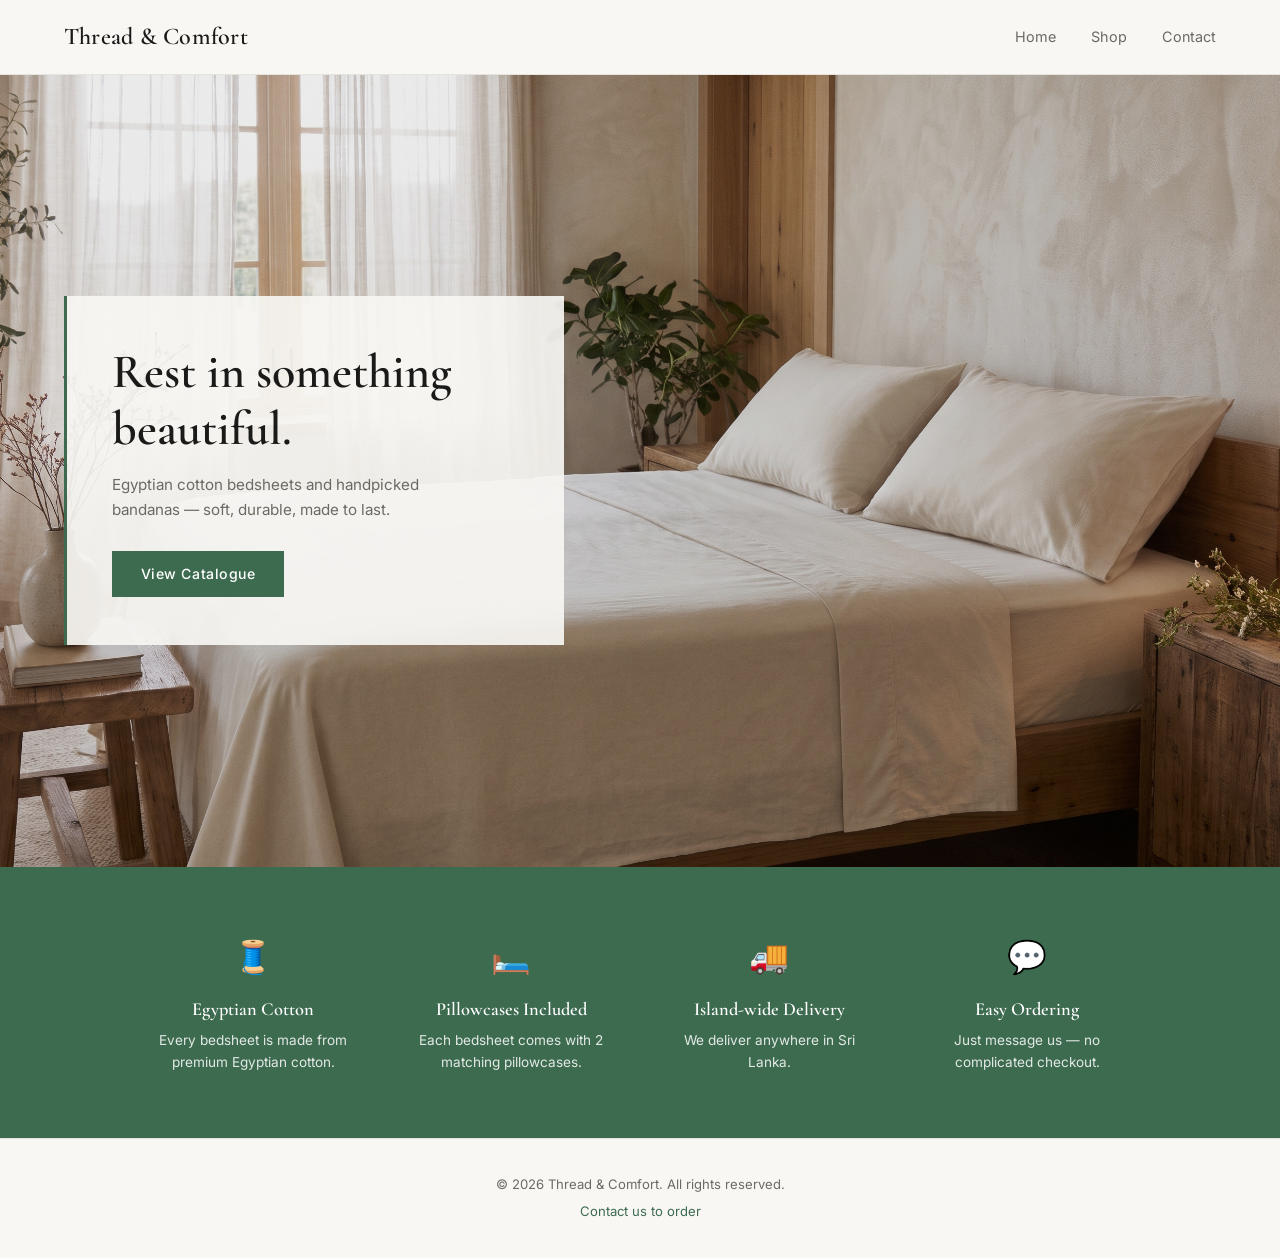
<file: index.html>
<!DOCTYPE html>
<html lang="en">
<head>
  <meta charset="UTF-8" />
  <meta name="viewport" content="width=device-width, initial-scale=1.0" />
  <title>Thread & Comfort — Bedsheets & Bandanas</title>
  <link rel="stylesheet" href="css/style.css" />
  <link href="https://fonts.googleapis.com/css2?family=Cormorant+Garamond:wght@400;600&family=Inter:wght@400;500&display=swap" rel="stylesheet" />
</head>
<body>

  <nav class="navbar">
    <a href="index.html" class="logo">Thread & Comfort</a>
    <ul class="nav-links" id="navLinks">
      <li><a href="index.html">Home</a></li>
      <li><a href="shop.html">Shop</a></li>
      <li><a href="contact.html">Contact</a></li>
    </ul>
    <button class="menu-toggle" id="menuToggle">&#9776;</button>
  </nav>

  <section class="hero">
    <div class="hero-content">
      <h1>Rest in something beautiful.</h1>
      <p>Egyptian cotton bedsheets and handpicked bandanas — soft, durable, made to last.</p>
      <a href="shop.html" class="btn">View Catalogue</a>
    </div>
  </section>

  <section class="why-us">
    <div class="why-grid">
      <div class="why-item">
        <span class="why-icon">🧵</span>
        <h4>Egyptian Cotton</h4>
        <p>Every bedsheet is made from premium Egyptian cotton.</p>
      </div>
      <div class="why-item">
        <span class="why-icon">🛏️</span>
        <h4>Pillowcases Included</h4>
        <p>Each bedsheet comes with 2 matching pillowcases.</p>
      </div>
      <div class="why-item">
        <span class="why-icon">🚚</span>
        <h4>Island-wide Delivery</h4>
        <p>We deliver anywhere in Sri Lanka.</p>
      </div>
      <div class="why-item">
        <span class="why-icon">💬</span>
        <h4>Easy Ordering</h4>
        <p>Just message us — no complicated checkout.</p>
      </div>
    </div>
  </section>

  <footer>
    <p>© 2026 Thread & Comfort. All rights reserved.</p>
    <p><a href="contact.html">Contact us to order</a></p>
  </footer>

  <script src="js/main.js"></script>
</body>
</html>
</file>
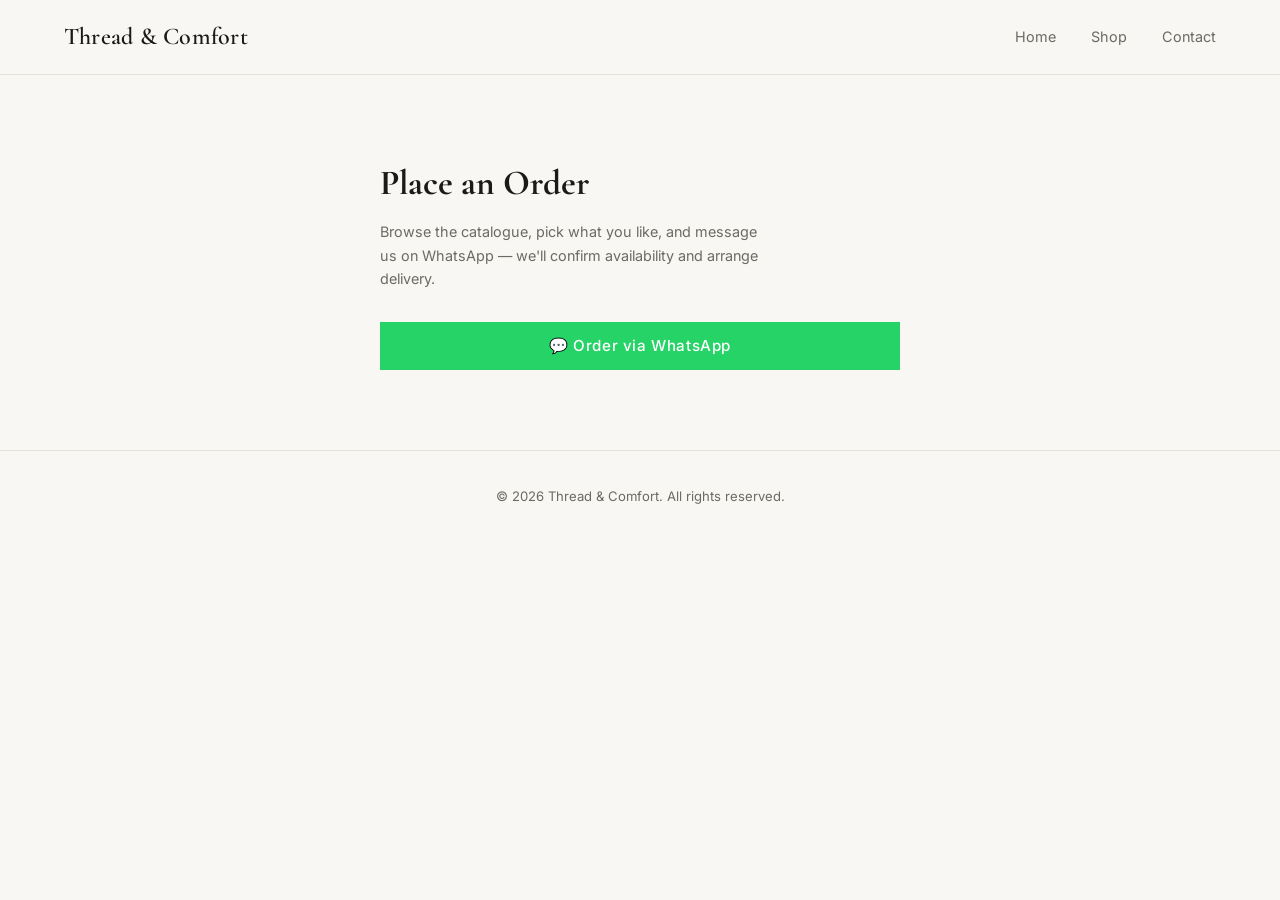
<file: contact.html>
<!DOCTYPE html>
<html lang="en">
<head>
  <meta charset="UTF-8" />
  <meta name="viewport" content="width=device-width, initial-scale=1.0" />
  <title>Contact — Thread & Comfort</title>
  <link rel="stylesheet" href="css/style.css" />
  <link href="https://fonts.googleapis.com/css2?family=Cormorant+Garamond:wght@400;600&family=Inter:wght@400;500&display=swap" rel="stylesheet" />
</head>
<body>

  <nav class="navbar">
    <a href="index.html" class="logo">Thread & Comfort</a>
    <ul class="nav-links" id="navLinks">
      <li><a href="index.html">Home</a></li>
      <li><a href="shop.html">Shop</a></li>
      <li><a href="contact.html">Contact</a></li>
    </ul>
    <button class="menu-toggle" id="menuToggle">&#9776;</button>
  </nav>

  <main class="contact-page">
    <div class="contact-wrap">
      <h1>Place an Order</h1>
      <p class="contact-sub">Browse the catalogue, pick what you like, and message us on WhatsApp — we'll confirm availability and arrange delivery.</p>

      <!-- Shown only when arriving from a product's "Inquire" button -->
      <div class="inquiry-item" id="inquiryItem" style="display:none;">
        You're inquiring about: <strong id="inquiryItemName"></strong>
      </div>

      <a href="#" id="whatsappBtn" class="btn whatsapp-btn" target="_blank" rel="noopener">
        💬 Order via WhatsApp
      </a>
    </div>
  </main>

  <footer>
    <p>© 2026 Thread & Comfort. All rights reserved.</p>
  </footer>

  <script src="js/main.js"></script>
</body>
</html>
</file>
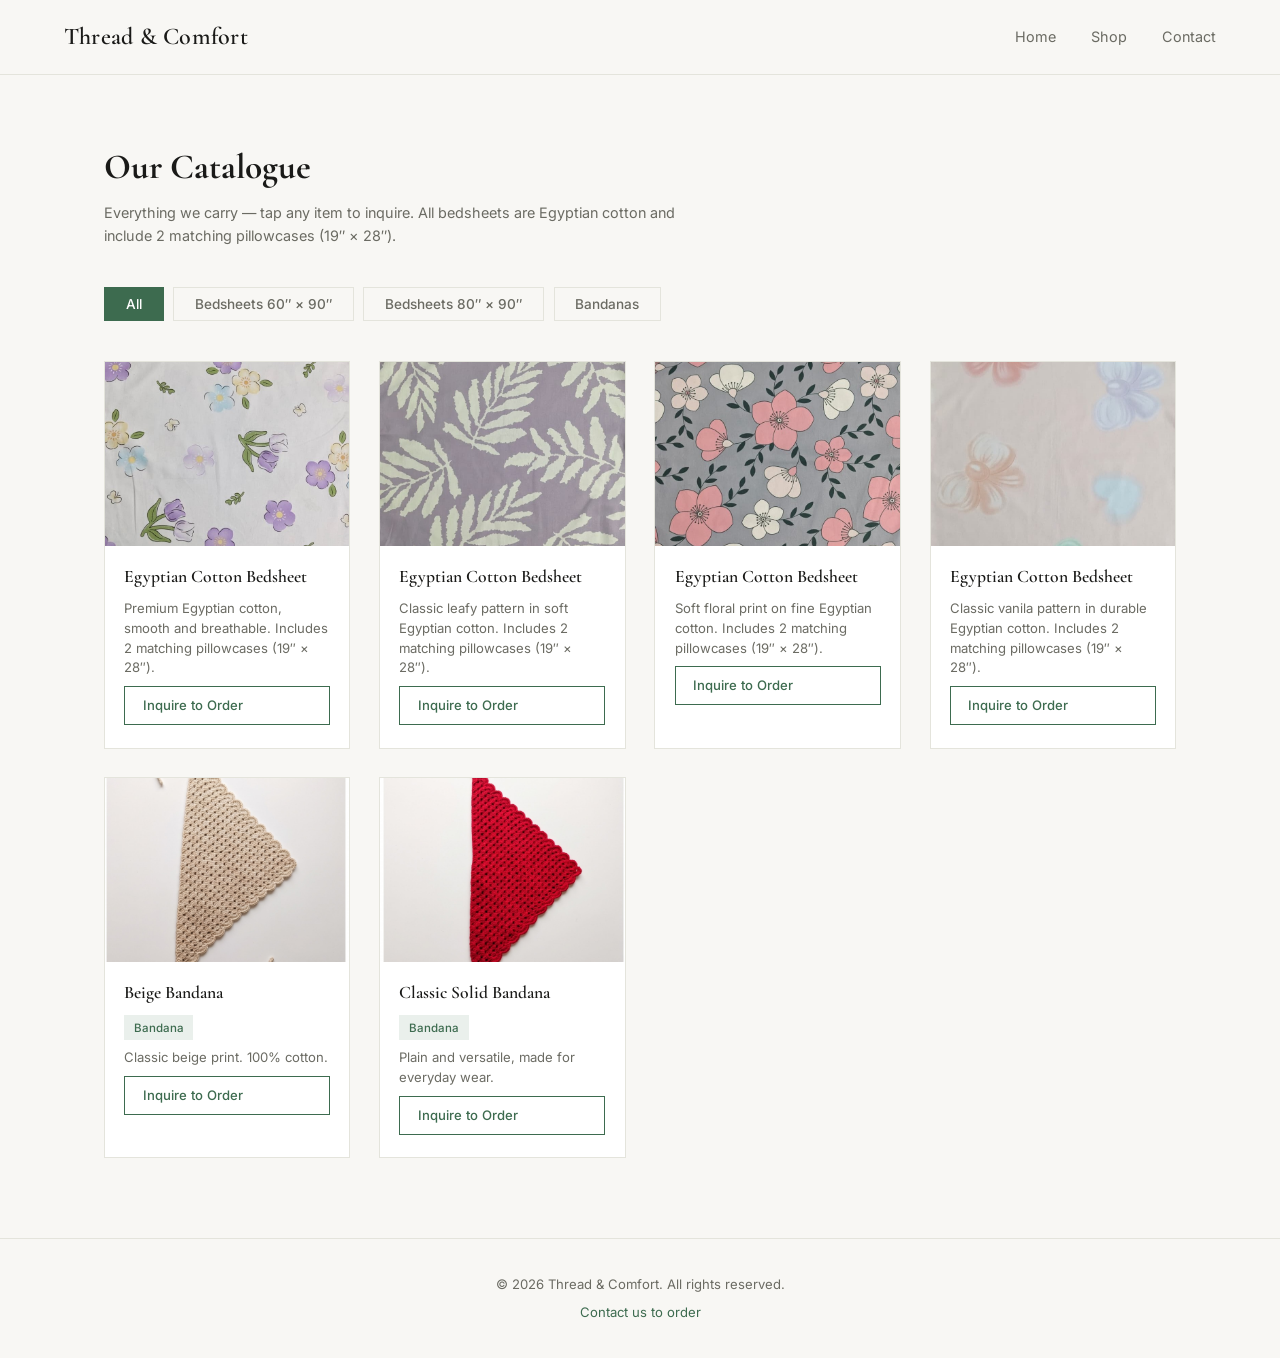
<file: shop.html>
<!DOCTYPE html>
<html lang="en">
<head>
  <meta charset="UTF-8" />
  <meta name="viewport" content="width=device-width, initial-scale=1.0" />
  <title>Shop — Thread & Comfort</title>
  <link rel="stylesheet" href="css/style.css" />
  <link href="https://fonts.googleapis.com/css2?family=Cormorant+Garamond:wght@400;600&family=Inter:wght@400;500&display=swap" rel="stylesheet" />
</head>
<body>

  <nav class="navbar">
    <a href="index.html" class="logo">Thread & Comfort</a>
    <ul class="nav-links" id="navLinks">
      <li><a href="index.html">Home</a></li>
      <li><a href="shop.html">Shop</a></li>
      <li><a href="contact.html">Contact</a></li>
    </ul>
    <button class="menu-toggle" id="menuToggle">&#9776;</button>
  </nav>

  <main class="shop-page">

    <div class="shop-header">
      <h1>Our Catalogue</h1>
      <p>Everything we carry — tap any item to inquire. All bedsheets are Egyptian cotton and include 2 matching pillowcases (19&Prime; × 28&Prime;).</p>
    </div>

    <!-- Filter Bar -->
    <div class="filter-bar">
      <button class="filter-btn active" data-filter="all">All</button>
      <button class="filter-btn" data-filter="sheet-60x90">Bedsheets 60&Prime; × 90&Prime;</button>
      <button class="filter-btn" data-filter="sheet-80x90">Bedsheets 80&Prime; × 90&Prime;</button>
      <button class="filter-btn" data-filter="bandana">Bandanas</button>
    </div>

    <div class="product-grid shop-grid" id="shopGrid">

      <!-- ── BEDSHEETS 60″ × 90″ ── -->
      <div class="product-card" data-category="sheet-60x90 sheet-80x90">
        <div class="card-img-wrap">
          <img src="images/sheet-1.jpeg" alt="Plain Egyptian Cotton Bedsheet" loading="lazy" />
        </div>
        <div class="card-body">
          <h3>Egyptian Cotton Bedsheet</h3>
          <p class="product-desc">Premium Egyptian cotton, smooth and breathable. Includes 2 matching pillowcases (19&Prime; × 28&Prime;).</p>
          <a href="contact.html?item=Plain+Egyptian+Cotton+Bedsheet+(60x90)" class="btn-outline">Inquire to Order</a>
        </div>
      </div>

      <div class="product-card" data-category="sheet-60x90 sheet-80x90">
        <div class="card-img-wrap">
          <img src="images/sheet-2.jpeg" alt="Striped Egyptian Cotton Bedsheet" loading="lazy" />
        </div>
        <div class="card-body">
          <h3>Egyptian Cotton Bedsheet</h3>
          <p class="product-desc">Classic leafy pattern in soft Egyptian cotton. Includes 2 matching pillowcases (19&Prime; × 28&Prime;).</p>
          <a href="contact.html?item=Striped+Egyptian+Cotton+Bedsheet+(60x90)" class="btn-outline">Inquire to Order</a>
        </div>
      </div>

      <!-- ── BEDSHEETS 80″ × 90″ ── -->
      <div class="product-card" data-category="sheet-60x90 sheet-80x90">
        <div class="card-img-wrap">
          <img src="images/sheet-3.jpeg" alt="Floral Egyptian Cotton Bedsheet" loading="lazy" />
        </div>
        <div class="card-body">
          <h3>Egyptian Cotton Bedsheet</h3>
          <p class="product-desc">Soft floral print on fine Egyptian cotton. Includes 2 matching pillowcases (19&Prime; × 28&Prime;).</p>
          <a href="contact.html?item=Floral+Egyptian+Cotton+Bedsheet+(80x90)" class="btn-outline">Inquire to Order</a>
        </div>
      </div>

      <div class="product-card" data-category="sheet-60x90 sheet-80x90">
        <div class="card-img-wrap">
          <img src="images/sheet-4.jpeg" alt="Striped Egyptian Cotton Bedsheet" loading="lazy" />
        </div>
        <div class="card-body">
          <h3>Egyptian Cotton Bedsheet</h3>
          <p class="product-desc">Classic vanila pattern in durable Egyptian cotton. Includes 2 matching pillowcases (19&Prime; × 28&Prime;).</p>
          <a href="contact.html?item=Striped+Egyptian+Cotton+Bedsheet+(80x90)" class="btn-outline">Inquire to Order</a>
        </div>
      </div>

      <!-- ── BANDANAS ── -->
      <div class="product-card" data-category="bandana">
        <div class="card-img-wrap">
          <img src="images/beige_bandana.jpg" alt="Beige Bandana" loading="lazy" />
        </div>
        <div class="card-body">
          <h3>Beige Bandana</h3>
          <span class="tag">Bandana</span>
          <p class="product-desc">Classic beige print. 100% cotton.</p>
          <a href="contact.html?item=Paisley+Bandana" class="btn-outline">Inquire to Order</a>
        </div>
      </div>

      <div class="product-card" data-category="bandana">
        <div class="card-img-wrap">
          <img src="images/red_bandana.jpg" alt="Classic Solid Bandana" loading="lazy" />
        </div>
        <div class="card-body">
          <h3>Classic Solid Bandana</h3>
          <span class="tag">Bandana</span>
          <p class="product-desc">Plain and versatile, made for everyday wear.</p>
          <a href="contact.html?item=Classic+Solid+Bandana" class="btn-outline">Inquire to Order</a>
        </div>
      </div>

    </div>

    <div class="empty-state" id="emptyState" style="display:none;">
      <p>No items in this category yet.</p>
    </div>

  </main>

  <footer>
    <p>© 2026 Thread & Comfort. All rights reserved.</p>
    <p><a href="contact.html">Contact us to order</a></p>
  </footer>

  <script src="js/main.js"></script>
</body>
</html>
</file>
<file: css/style.css>
/* ── Reset ── */
*, *::before, *::after { box-sizing: border-box; margin: 0; padding: 0; }

:root {
  --bg:       #F8F7F4;
  --text:     #1A1A18;
  --accent:   #3D6B4F;
  --accent-h: #2f5540;
  --muted:    #6B6B63;
  --card-bg:  #FFFFFF;
  --border:   #E4E4DC;
  --tag-bg:   #EAF0EC;
}

html { scroll-behavior: smooth; }

body {
  font-family: 'Inter', sans-serif;
  background: var(--bg);
  color: var(--text);
  line-height: 1.6;
}

/* ── Navbar ── */
.navbar {
  display: flex;
  align-items: center;
  justify-content: space-between;
  padding: 1.1rem 5%;
  border-bottom: 1px solid var(--border);
  background: var(--bg);
  position: sticky;
  top: 0;
  z-index: 100;
  backdrop-filter: blur(8px);
}

.logo {
  font-family: 'Cormorant Garamond', serif;
  font-size: 1.5rem;
  font-weight: 600;
  color: var(--text);
  text-decoration: none;
  letter-spacing: 0.01em;
}

.nav-links {
  list-style: none;
  display: flex;
  gap: 2.2rem;
}

.nav-links a {
  text-decoration: none;
  color: var(--muted);
  font-size: 0.9rem;
  position: relative;
  transition: color 0.2s;
}

.nav-links a::after {
  content: '';
  position: absolute;
  left: 0; bottom: -3px;
  width: 0; height: 1.5px;
  background: var(--accent);
  transition: width 0.25s ease;
}

.nav-links a:hover { color: var(--text); }
.nav-links a:hover::after { width: 100%; }

.menu-toggle {
  display: none;
  background: none;
  border: none;
  font-size: 1.4rem;
  cursor: pointer;
  color: var(--text);
}

/* ── Hero ── */
.hero {
  min-height: 88vh;
  background: linear-gradient(rgba(0, 0, 0, 0.08), rgba(0, 0, 0, 0.12)), url('../images/hero-bed.jpg') center/cover no-repeat;
  display: flex;
  align-items: center;
  padding: 0 5%;
}

.hero-content {
  max-width: 500px;
  background: rgba(248, 247, 244, 0.92);
  padding: 3rem 2.8rem;
  border-left: 3px solid var(--accent);
}

.hero-content h1 {
  font-family: 'Cormorant Garamond', serif;
  font-size: clamp(2rem, 4.5vw, 3rem);
  font-weight: 600;
  line-height: 1.2;
  margin-bottom: 0.9rem;
}

.hero-content p {
  color: var(--muted);
  font-size: 0.95rem;
  margin-bottom: 1.8rem;
  max-width: 36ch;
}

/* ── Buttons ── */
.btn {
  display: inline-block;
  background: var(--accent);
  color: #fff;
  padding: 0.75rem 1.8rem;
  text-decoration: none;
  font-size: 0.88rem;
  font-weight: 500;
  letter-spacing: 0.04em;
  transition: background 0.2s, transform 0.15s;
}
.btn:hover {
  background: var(--accent-h);
  transform: translateY(-1px);
}

.btn-outline {
  display: inline-block;
  border: 1.5px solid var(--accent);
  color: var(--accent);
  padding: 0.5rem 1.1rem;
  text-decoration: none;
  font-size: 0.82rem;
  font-weight: 500;
  transition: background 0.2s, color 0.2s, transform 0.15s;
}
.btn-outline:hover {
  background: var(--accent);
  color: #fff;
  transform: translateY(-1px);
}

/* ── Product Grid ── */
.product-grid {
  display: grid;
  grid-template-columns: repeat(auto-fill, minmax(230px, 1fr));
  gap: 1.8rem;
}

.product-card {
  background: var(--card-bg);
  border: 1px solid var(--border);
  display: flex;
  flex-direction: column;
  transition: transform 0.25s ease, box-shadow 0.25s ease, opacity 0.25s ease;
}

.product-card:hover {
  transform: translateY(-4px);
  box-shadow: 0 8px 24px rgba(0,0,0,0.08);
}

.product-card.hidden { display: none; }

.card-img-wrap {
  overflow: hidden;
  aspect-ratio: 4/3;
  background: #eee;
}

.card-img-wrap img {
  width: 100%;
  height: 100%;
  object-fit: cover;
  transition: transform 0.4s ease;
  display: block;
}

.product-card:hover .card-img-wrap img {
  transform: scale(1.05);
}

.card-body {
  padding: 1.1rem 1.2rem 1.4rem;
  display: flex;
  flex-direction: column;
  gap: 0.5rem;
  flex: 1;
}

.card-body h3 {
  font-family: 'Cormorant Garamond', serif;
  font-size: 1.1rem;
  font-weight: 600;
}

.tag {
  font-size: 0.72rem;
  background: var(--tag-bg);
  color: var(--accent);
  padding: 0.2rem 0.6rem;
  display: inline-block;
  width: fit-content;
  font-weight: 500;
}

.product-desc {
  font-size: 0.82rem;
  color: var(--muted);
  line-height: 1.5;
}

.price {
  color: var(--accent);
  font-weight: 600;
  font-size: 1rem;
  margin-top: auto;
  padding-top: 0.4rem;
}

/* ── Why Us ── */
.why-us {
  background: var(--accent);
  padding: 4rem 5%;
}

.why-grid {
  display: grid;
  grid-template-columns: repeat(auto-fit, minmax(200px, 1fr));
  gap: 2rem;
  max-width: 1000px;
  margin: 0 auto;
  text-align: center;
}

.why-item { color: #fff; }

.why-icon {
  font-size: 2rem;
  display: block;
  margin-bottom: 0.8rem;
}

.why-item h4 {
  font-family: 'Cormorant Garamond', serif;
  font-size: 1.15rem;
  margin-bottom: 0.4rem;
  font-weight: 600;
}

.why-item p {
  font-size: 0.85rem;
  opacity: 0.85;
  max-width: 24ch;
  margin: 0 auto;
}

/* ── Footer ── */
footer {
  text-align: center;
  padding: 2.2rem;
  border-top: 1px solid var(--border);
  color: var(--muted);
  font-size: 0.82rem;
  display: flex;
  flex-direction: column;
  gap: 0.4rem;
}

footer a {
  color: var(--accent);
  text-decoration: none;
}

/* ── Contact Page ── */
.contact-page {
  padding: 5rem 5%;
  display: flex;
  justify-content: center;
}

.contact-wrap {
  width: 100%;
  max-width: 520px;
}

.contact-wrap h1 {
  font-family: 'Cormorant Garamond', serif;
  font-size: 2.2rem;
  margin-bottom: 0.6rem;
}

.contact-sub {
  color: var(--muted);
  font-size: 0.9rem;
  margin-bottom: 2rem;
  max-width: 44ch;
}

.inquiry-item {
  background: var(--tag-bg);
  border-left: 3px solid var(--accent);
  padding: 0.9rem 1.1rem;
  font-size: 0.9rem;
  margin-bottom: 1.5rem;
}

.whatsapp-btn {
  background: #25D366;
  display: block;
  text-align: center;
  font-size: 0.95rem;
}
.whatsapp-btn:hover { background: #1ebe5d; }

/* ── Shop Page ── */
.shop-page {
  padding: 4rem 5% 5rem;
  max-width: 1200px;
  margin: 0 auto;
}

.shop-header { margin-bottom: 2.5rem; }

.shop-header h1 {
  font-family: 'Cormorant Garamond', serif;
  font-size: 2.2rem;
  margin-bottom: 0.4rem;
}

.shop-header p {
  color: var(--muted);
  font-size: 0.9rem;
  max-width: 64ch;
}

/* ── Filter Bar ── */
.filter-bar {
  display: flex;
  gap: 0.6rem;
  margin-bottom: 2.5rem;
  flex-wrap: wrap;
}

.filter-btn {
  padding: 0.5rem 1.3rem;
  border: 1.5px solid var(--border);
  background: transparent;
  color: var(--muted);
  font-family: 'Inter', sans-serif;
  font-size: 0.85rem;
  font-weight: 500;
  cursor: pointer;
  transition: all 0.2s ease;
}

.filter-btn:hover {
  border-color: var(--accent);
  color: var(--accent);
}

.filter-btn.active {
  background: var(--accent);
  border-color: var(--accent);
  color: #fff;
}

.shop-grid {
  grid-template-columns: repeat(auto-fill, minmax(220px, 1fr));
}

/* ── Empty state ── */
.empty-state {
  text-align: center;
  padding: 4rem 0;
  color: var(--muted);
  font-size: 0.9rem;
  width: 100%;
}

/* ── Mobile ── */
@media (max-width: 640px) {
  .nav-links {
    display: none;
    flex-direction: column;
    position: absolute;
    top: 58px; left: 0; right: 0;
    background: var(--bg);
    padding: 1rem 5%;
    border-bottom: 1px solid var(--border);
    gap: 1.2rem;
  }
  .nav-links.open { display: flex; }
  .menu-toggle { display: block; }
  .hero-content { padding: 1.8rem 1.5rem; }
  .product-grid { grid-template-columns: repeat(2, 1fr); gap: 1rem; }
}
</file>
